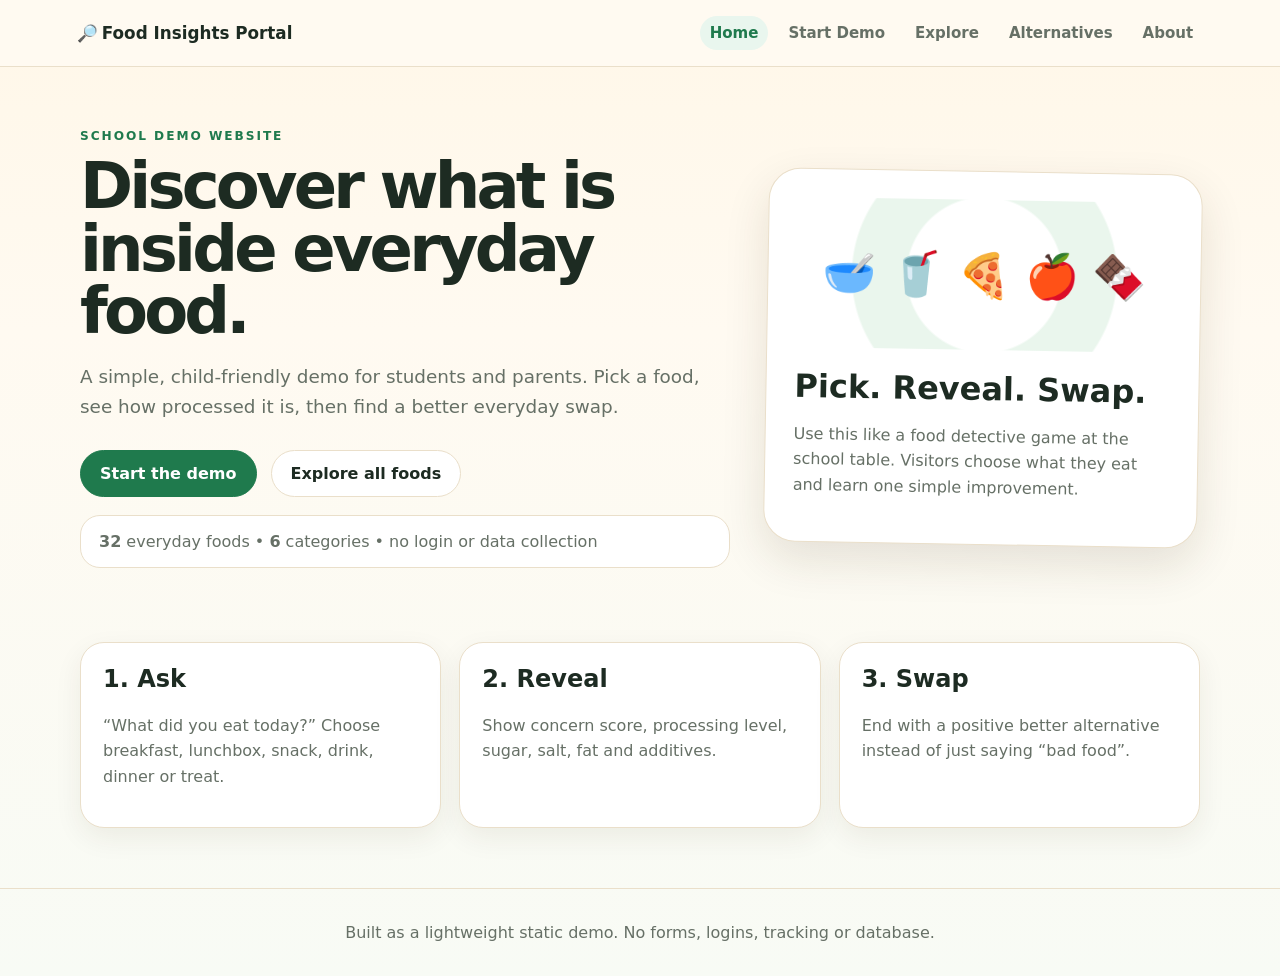
<file: index.html>
<!doctype html><html lang="en"><head><meta charset="utf-8"><meta name="viewport" content="width=device-width,initial-scale=1"><title>Food Insights Portal</title><link rel="stylesheet" href="styles.css"></head><body>
<header class="site-header"><a class="logo" href="index.html"><span>🔎</span>Food Insights Portal</a><nav><a class="active" href="index.html">Home</a><a href="demo.html">Start Demo</a><a href="explore.html">Explore</a><a href="alternatives.html">Alternatives</a><a href="about.html">About</a></nav></header>
<main><section class="hero"><div><p class="eyebrow">School demo website</p><h1>Discover what is inside everyday food.</h1><p class="lead">A simple, child-friendly demo for students and parents. Pick a food, see how processed it is, then find a better everyday swap.</p><div class="hero-actions"><a class="btn primary" href="demo.html">Start the demo</a><a class="btn" href="explore.html">Explore all foods</a></div><p class="demo-hint" id="homeStats">Everyday foods • no login or data collection</p></div><div class="hero-card"><div class="plate">🥣 🥤 🍕 🍎 🍫</div><h2>Pick. Reveal. Swap.</h2><p>Use this like a food detective game at the school table. Visitors choose what they eat and learn one simple improvement.</p></div></section>
<section class="quick-grid"><article><h2>1. Ask</h2><p>“What did you eat today?” Choose breakfast, lunchbox, snack, drink, dinner or treat.</p></article><article><h2>2. Reveal</h2><p>Show concern score, processing level, sugar, salt, fat and additives.</p></article><article><h2>3. Swap</h2><p>End with a positive better alternative instead of just saying “bad food”.</p></article></section></main>
<footer>Built as a lightweight static demo. No forms, logins, tracking or database.</footer><script src="foods-data.js"></script><script src="app.js"></script></body></html>
</file>
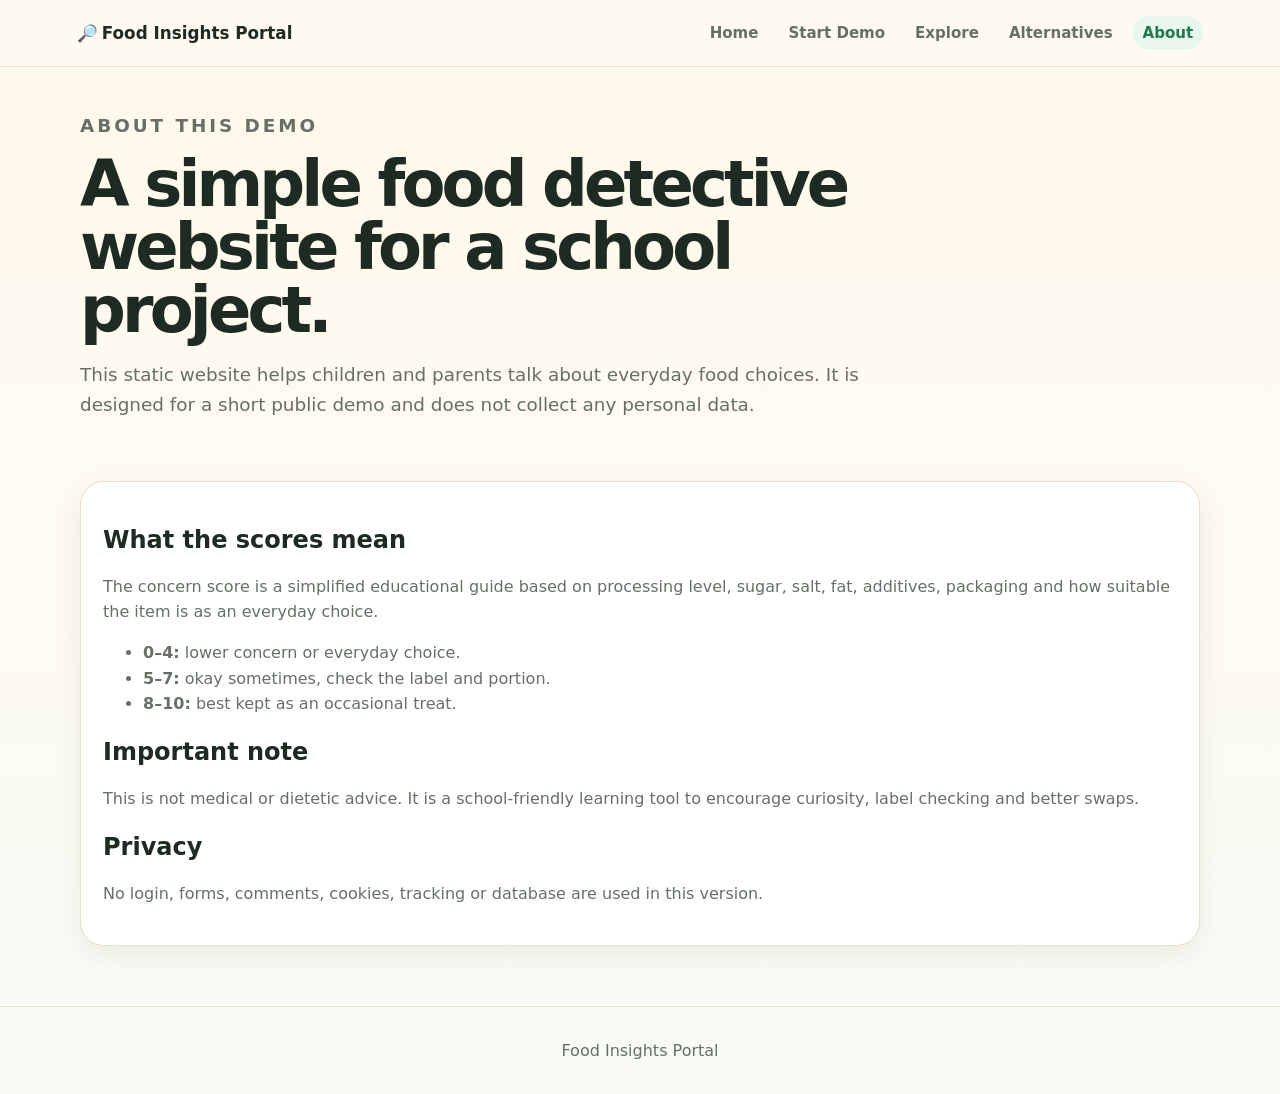
<file: about.html>
<!doctype html><html lang="en"><head><meta charset="utf-8"><meta name="viewport" content="width=device-width,initial-scale=1"><title>About | Food Insights Portal</title><link rel="stylesheet" href="styles.css"></head><body>
<header class="site-header"><a class="logo" href="index.html"><span>🔎</span>Food Insights Portal</a><nav><a href="index.html">Home</a><a href="demo.html">Start Demo</a><a href="explore.html">Explore</a><a href="alternatives.html">Alternatives</a><a class="active" href="about.html">About</a></nav></header>
<main><section class="page-intro narrow"><p class="eyebrow">About this demo</p><h1>A simple food detective website for a school project.</h1><p>This static website helps children and parents talk about everyday food choices. It is designed for a short public demo and does not collect any personal data.</p></section><section class="content-card"><h2>What the scores mean</h2><p>The concern score is a simplified educational guide based on processing level, sugar, salt, fat, additives, packaging and how suitable the item is as an everyday choice.</p><ul><li><strong>0–4:</strong> lower concern or everyday choice.</li><li><strong>5–7:</strong> okay sometimes, check the label and portion.</li><li><strong>8–10:</strong> best kept as an occasional treat.</li></ul><h2>Important note</h2><p>This is not medical or dietetic advice. It is a school-friendly learning tool to encourage curiosity, label checking and better swaps.</p><h2>Privacy</h2><p>No login, forms, comments, cookies, tracking or database are used in this version.</p></section></main>
<footer>Food Insights Portal</footer><script src="foods-data.js"></script><script src="app.js"></script></body></html>
</file>
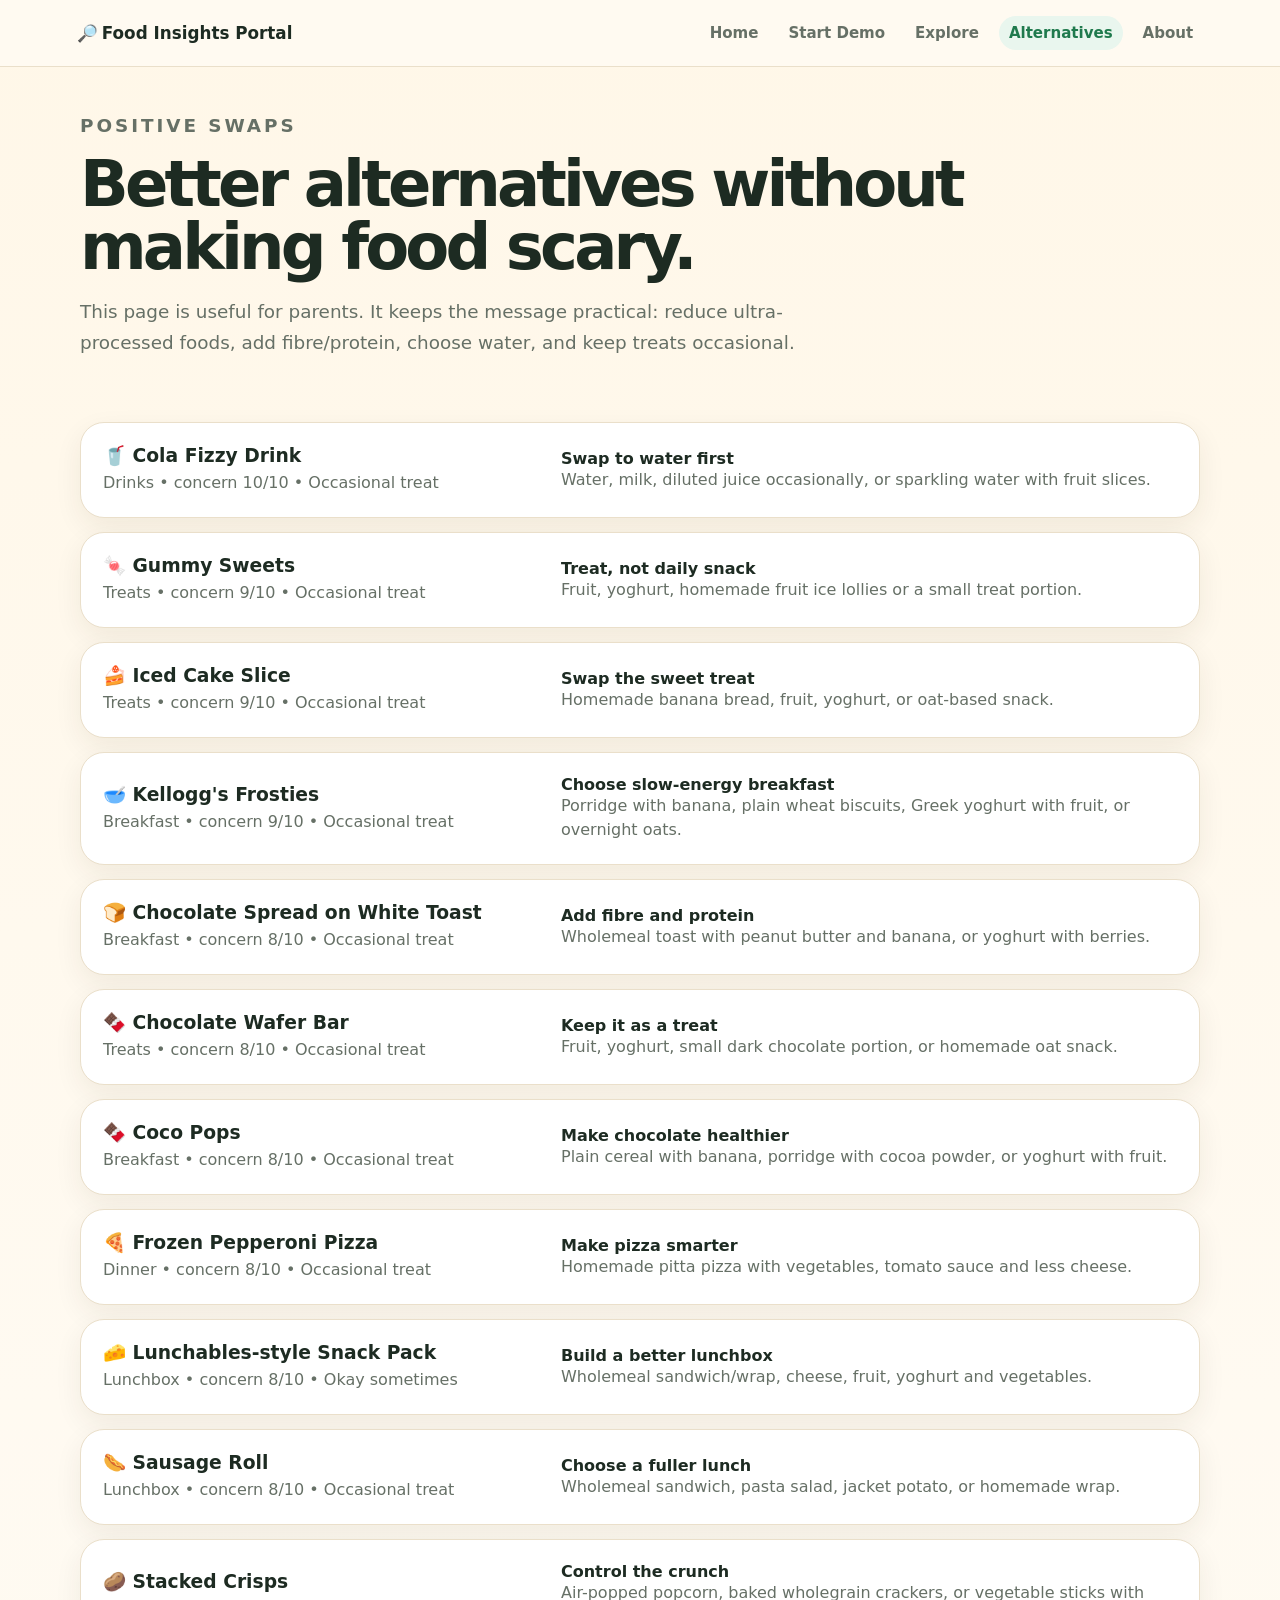
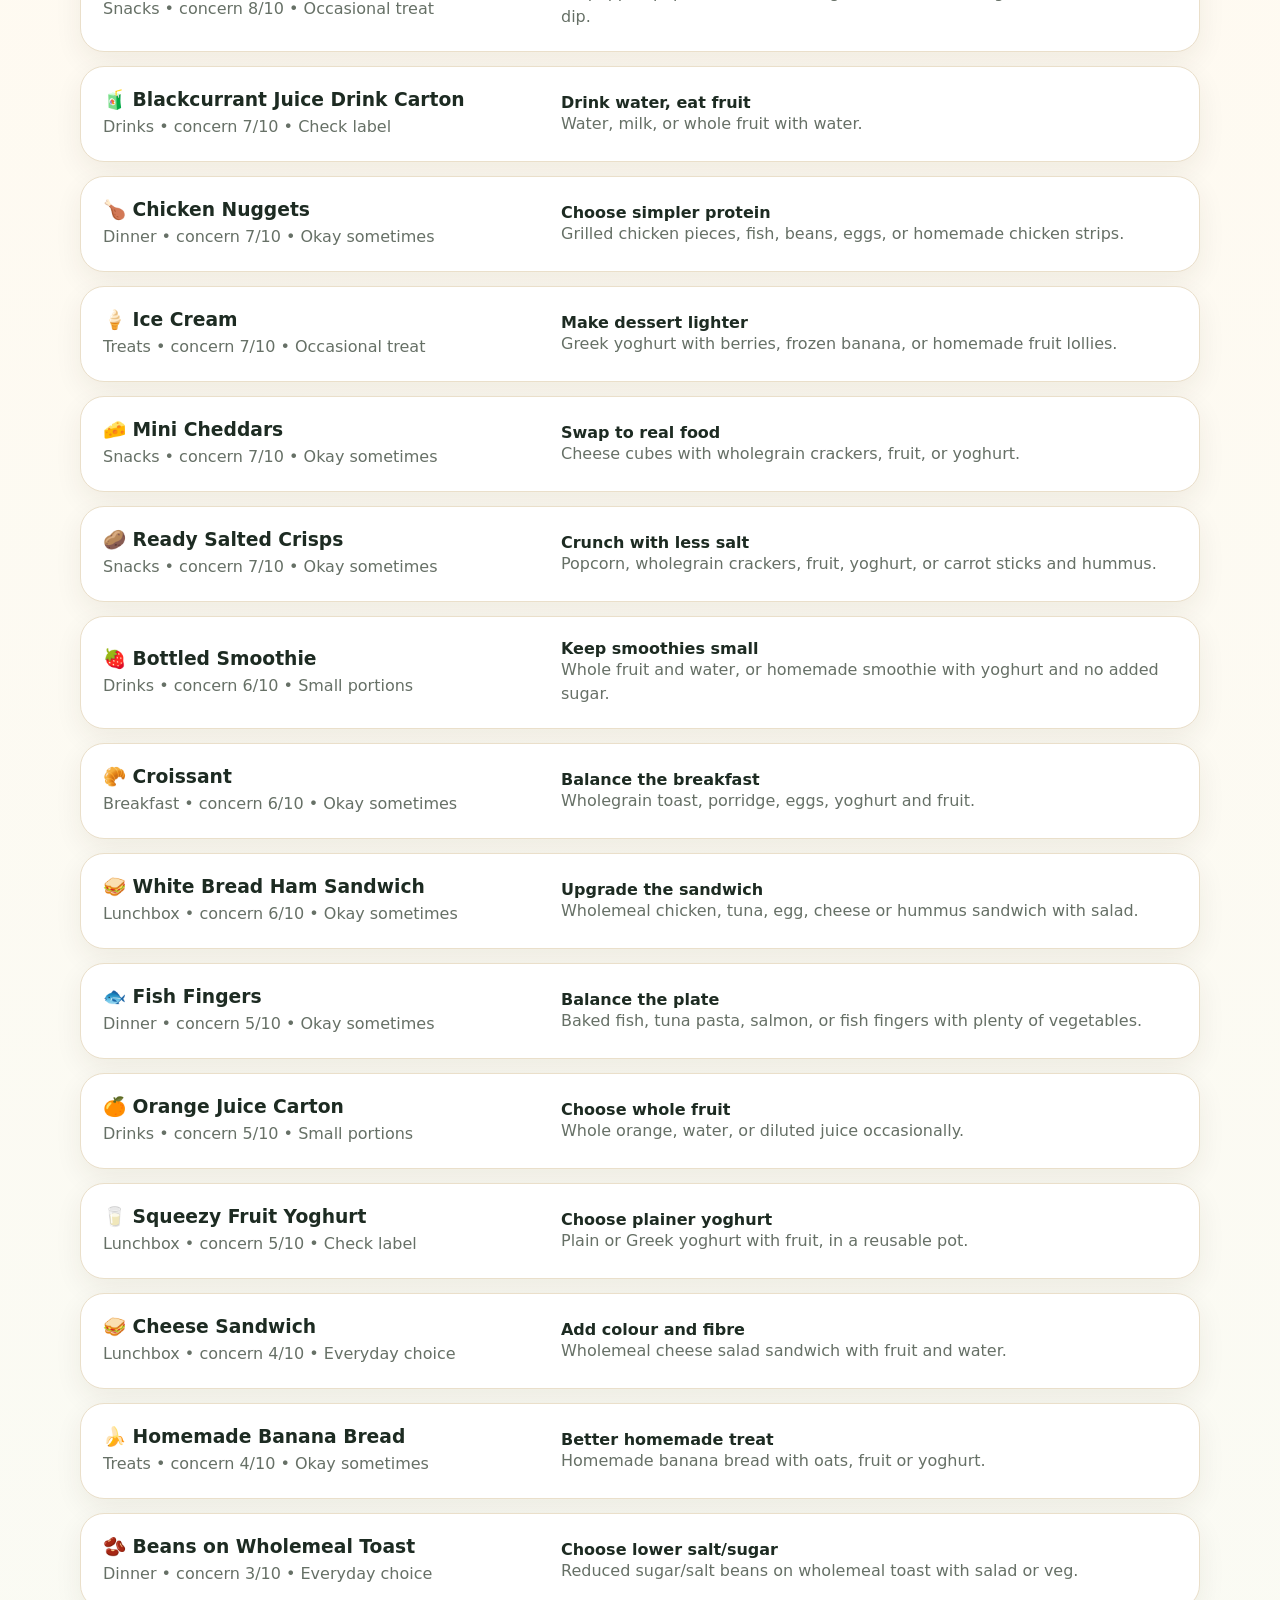
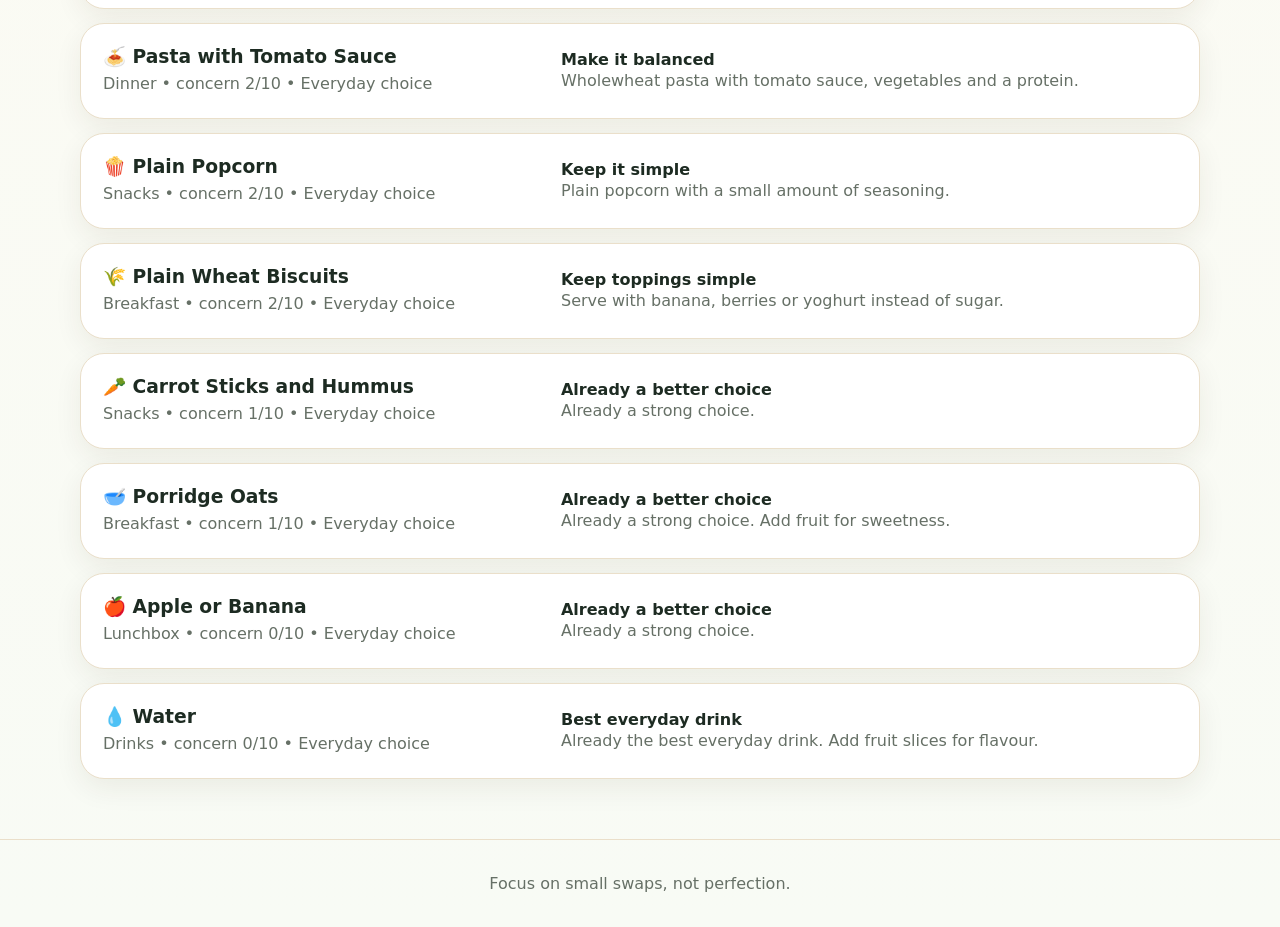
<file: alternatives.html>
<!doctype html><html lang="en"><head><meta charset="utf-8"><meta name="viewport" content="width=device-width,initial-scale=1"><title>Better Alternatives | Food Insights Portal</title><link rel="stylesheet" href="styles.css"></head><body>
<header class="site-header"><a class="logo" href="index.html"><span>🔎</span>Food Insights Portal</a><nav><a href="index.html">Home</a><a href="demo.html">Start Demo</a><a href="explore.html">Explore</a><a class="active" href="alternatives.html">Alternatives</a><a href="about.html">About</a></nav></header>
<main><section class="page-intro"><p class="eyebrow">Positive swaps</p><h1>Better alternatives without making food scary.</h1><p>This page is useful for parents. It keeps the message practical: reduce ultra-processed foods, add fibre/protein, choose water, and keep treats occasional.</p></section><section class="swap-list" id="alternativesList"></section></main>
<footer>Focus on small swaps, not perfection.</footer><script src="foods-data.js"></script><script src="app.js"></script></body></html>
</file>
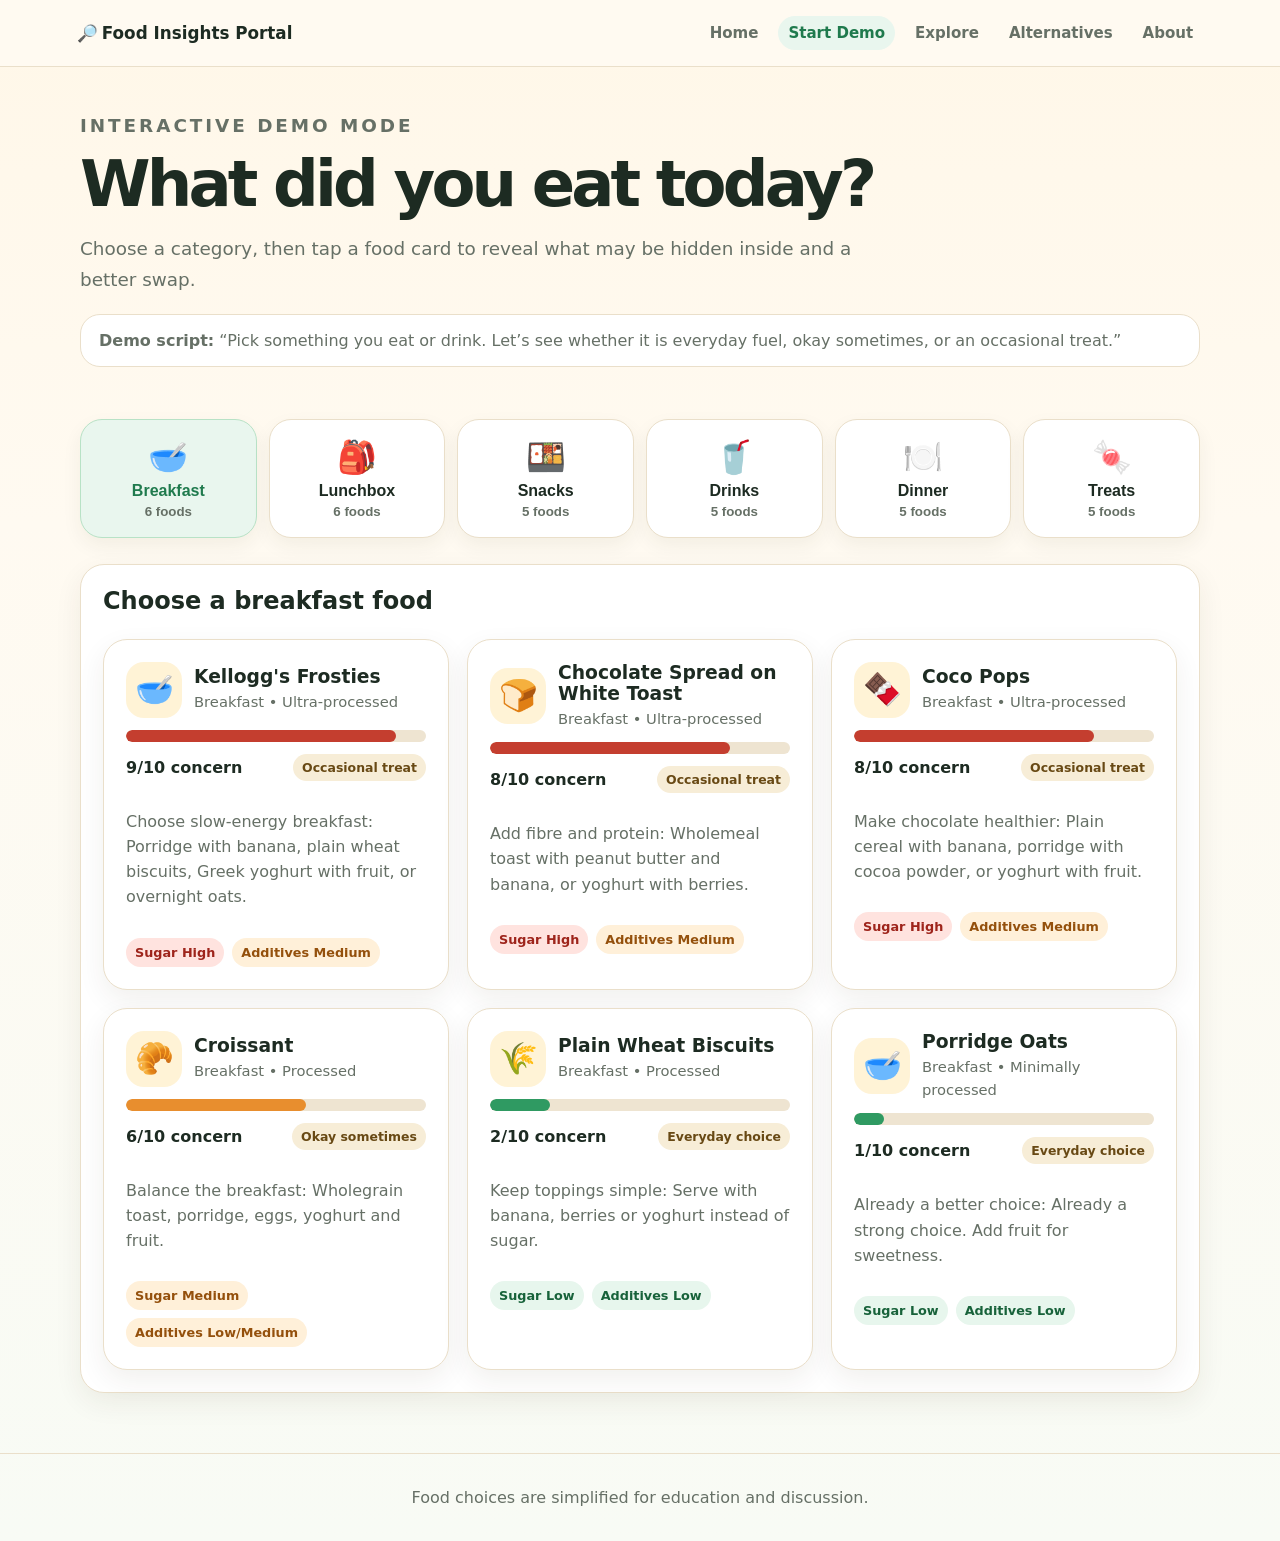
<file: demo.html>
<!doctype html><html lang="en"><head><meta charset="utf-8"><meta name="viewport" content="width=device-width,initial-scale=1"><title>Start Demo | Food Insights Portal</title><link rel="stylesheet" href="styles.css"></head><body>
<header class="site-header"><a class="logo" href="index.html"><span>🔎</span>Food Insights Portal</a><nav><a href="index.html">Home</a><a class="active" href="demo.html">Start Demo</a><a href="explore.html">Explore</a><a href="alternatives.html">Alternatives</a><a href="about.html">About</a></nav></header>
<main><section class="page-intro"><p class="eyebrow">Interactive demo mode</p><h1>What did you eat today?</h1><p>Choose a category, then tap a food card to reveal what may be hidden inside and a better swap.</p><div class="demo-hint"><strong>Demo script:</strong> “Pick something you eat or drink. Let’s see whether it is everyday fuel, okay sometimes, or an occasional treat.”</div></section><section><div id="demoCats" class="category-buttons"></div><div class="selected-panel"><h2 id="demoTitle">Choose a food</h2><div id="demoFoods" class="food-grid big"></div></div></section></main>
<footer>Food choices are simplified for education and discussion.</footer><script src="foods-data.js"></script><script src="app.js"></script></body></html>
</file>
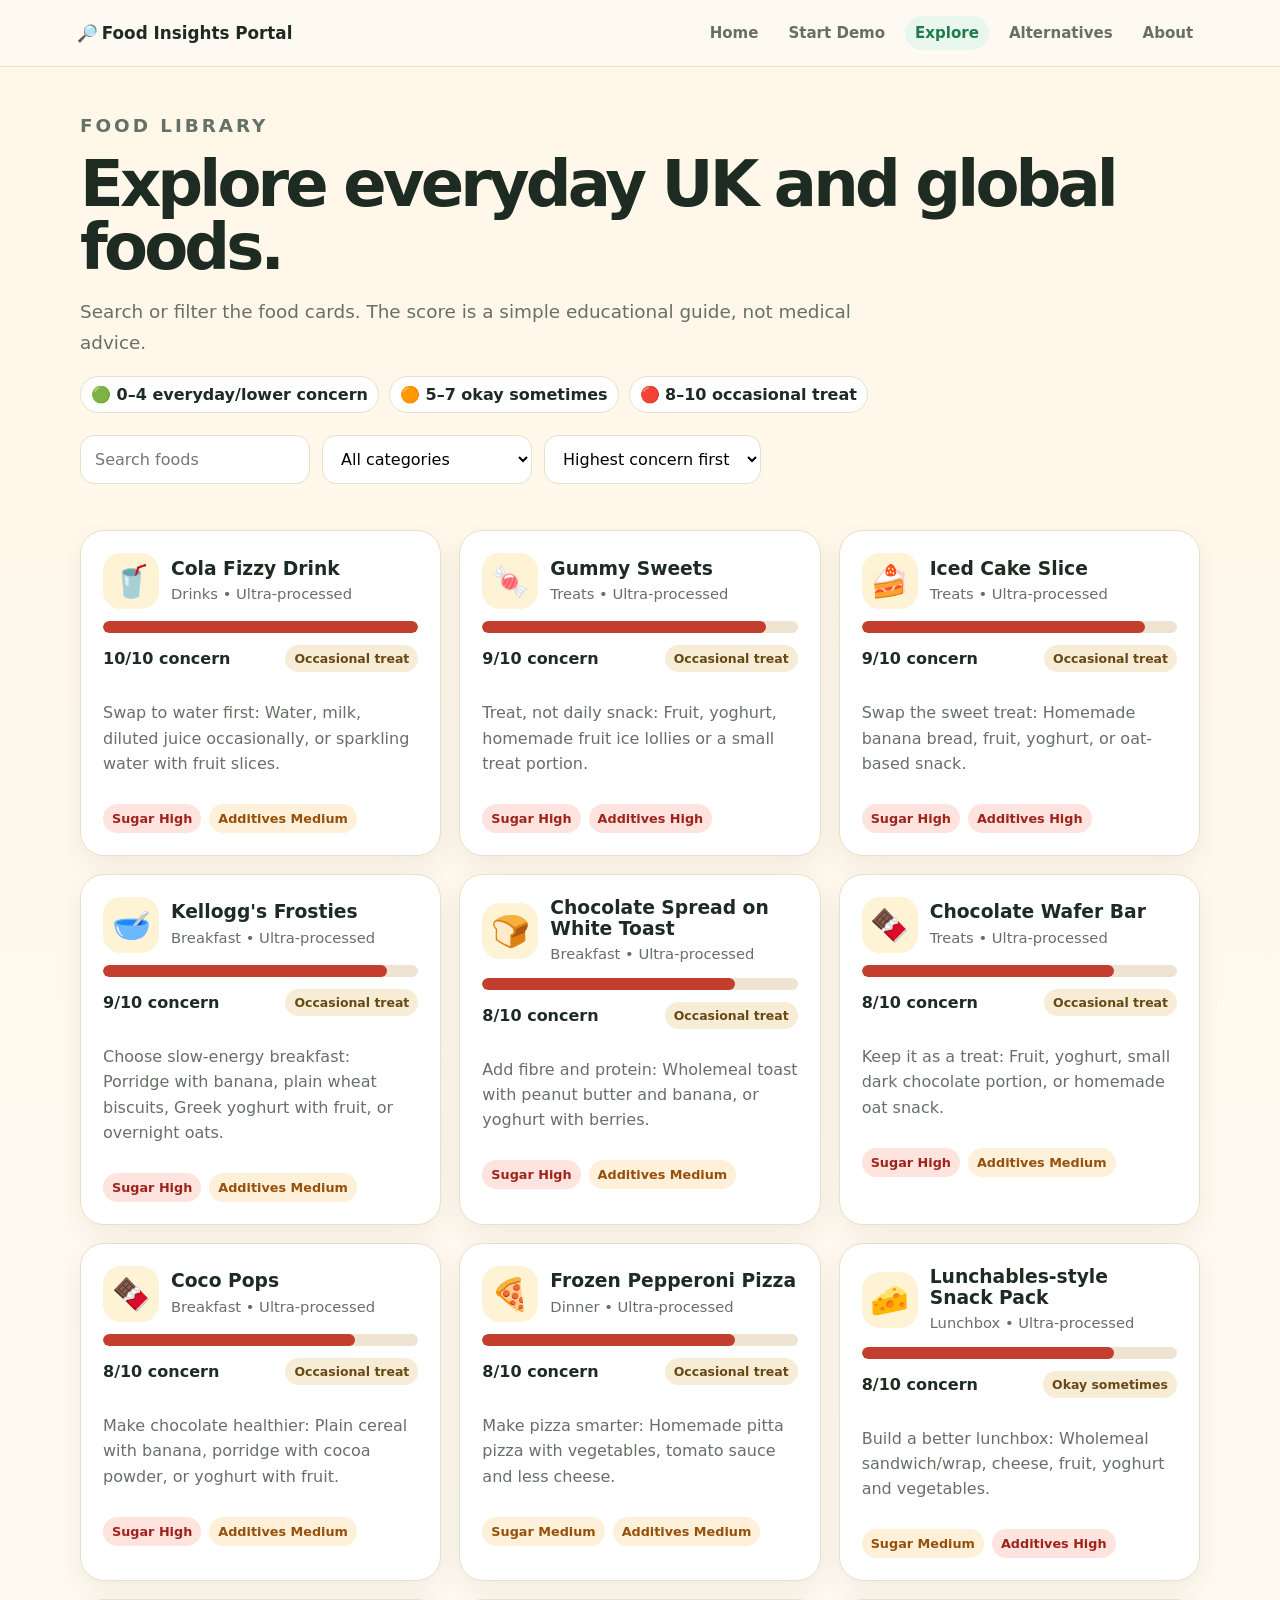
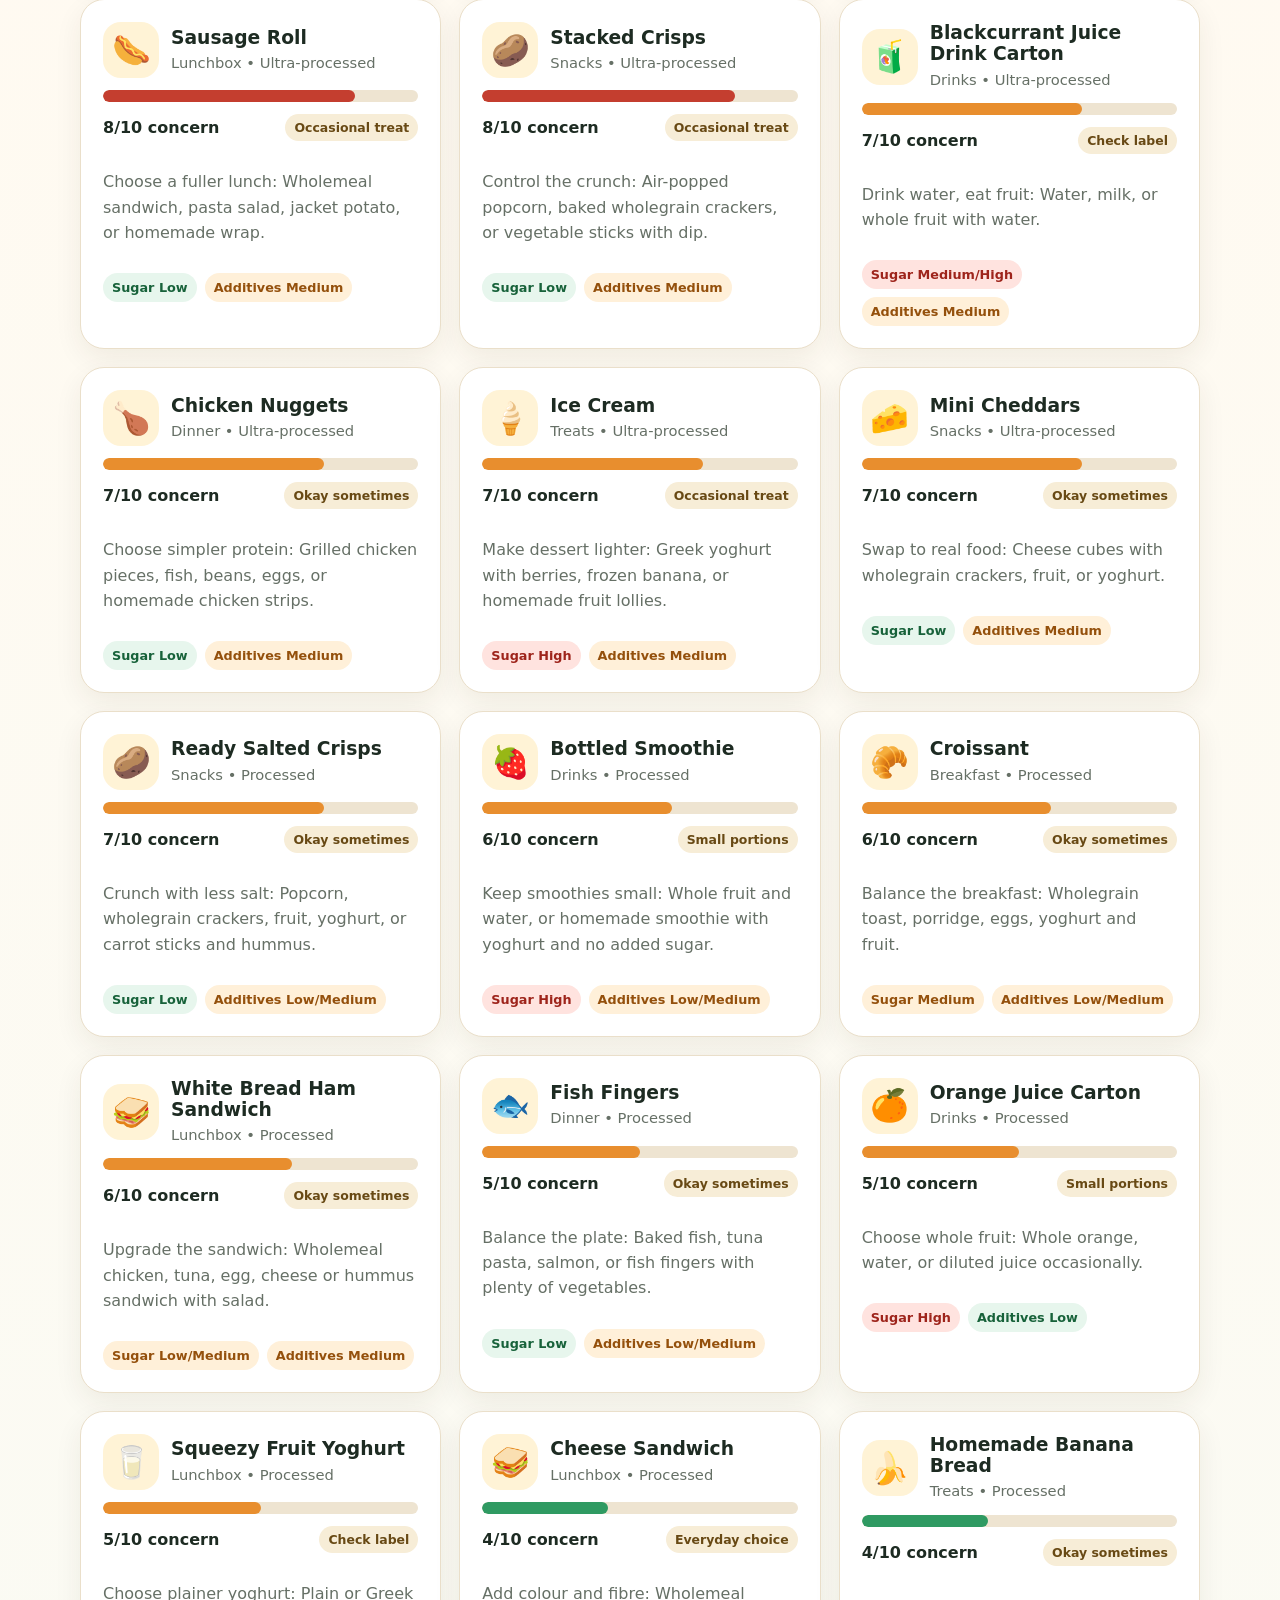
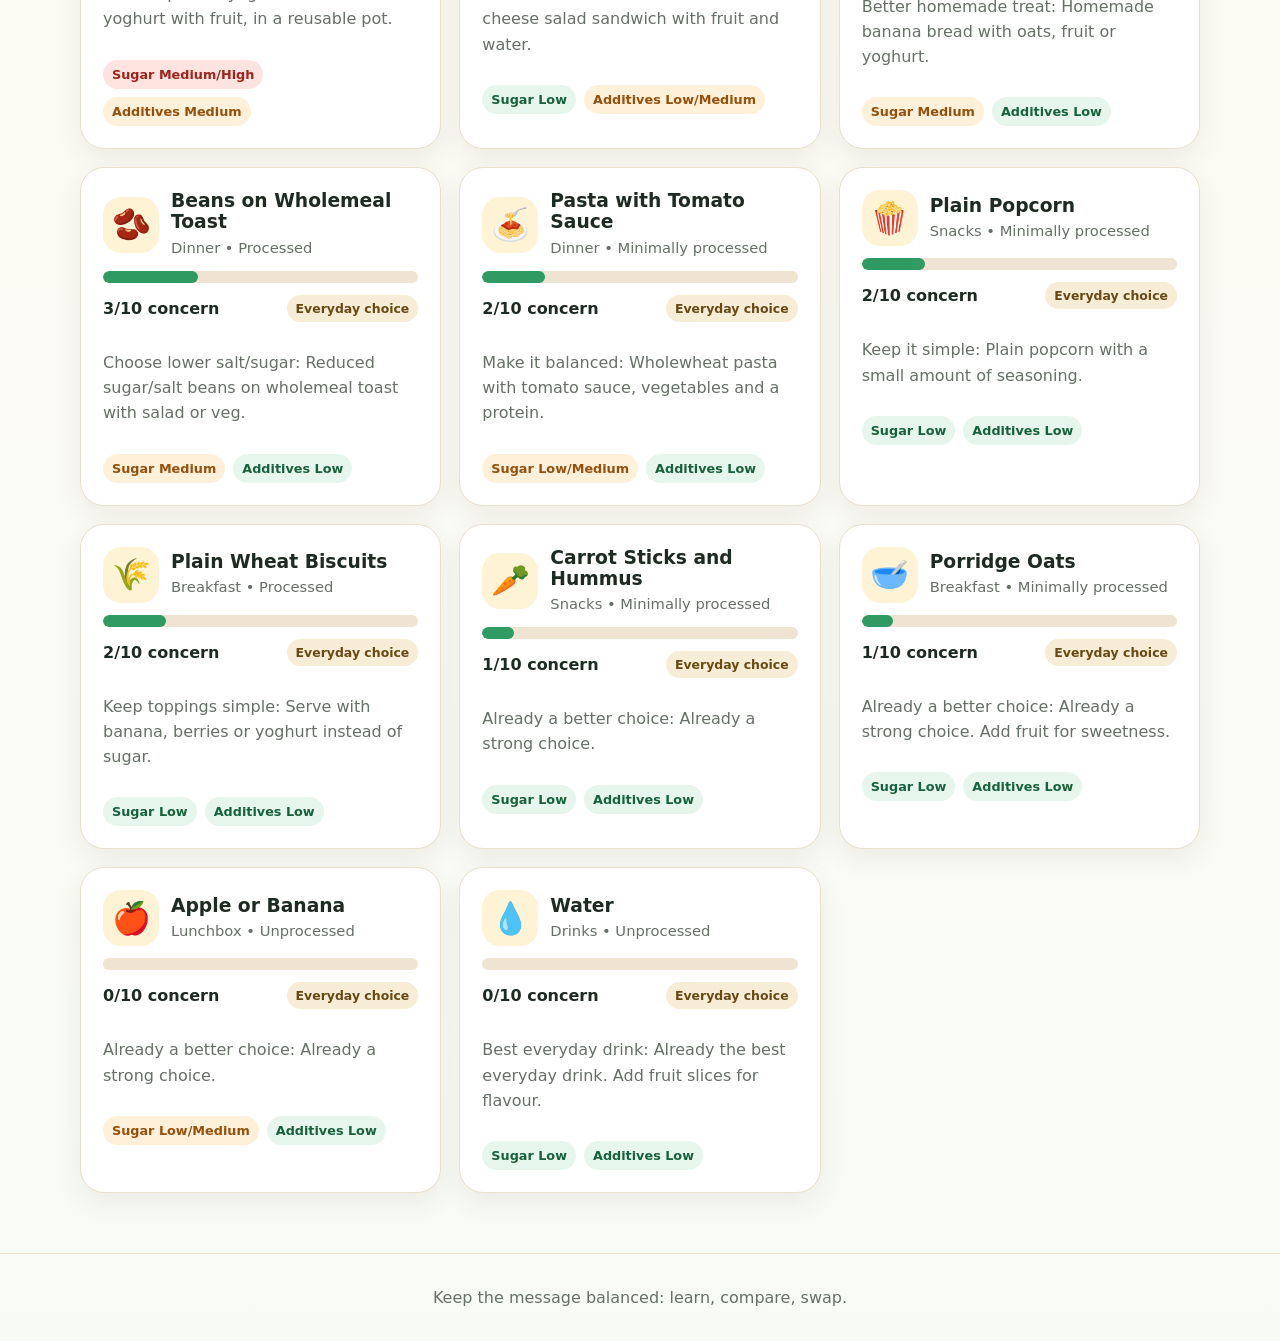
<file: explore.html>
<!doctype html><html lang="en"><head><meta charset="utf-8"><meta name="viewport" content="width=device-width,initial-scale=1"><title>Explore Foods | Food Insights Portal</title><link rel="stylesheet" href="styles.css"></head><body>
<header class="site-header"><a class="logo" href="index.html"><span>🔎</span>Food Insights Portal</a><nav><a href="index.html">Home</a><a href="demo.html">Start Demo</a><a class="active" href="explore.html">Explore</a><a href="alternatives.html">Alternatives</a><a href="about.html">About</a></nav></header>
<main><section class="page-intro"><p class="eyebrow">Food library</p><h1>Explore everyday UK and global foods.</h1><p>Search or filter the food cards. The score is a simple educational guide, not medical advice.</p><div class="legend"><span>🟢 0–4 everyday/lower concern</span><span>🟠 5–7 okay sometimes</span><span>🔴 8–10 occasional treat</span></div><div class="toolbar"><input id="searchBox" type="search" placeholder="Search foods"><select id="categoryFilter"></select><select id="sortSelect"><option value="high">Highest concern first</option><option value="low">Lowest concern first</option><option value="az">A–Z</option></select></div></section><section><div id="foodGrid" class="food-grid"></div></section></main>
<footer>Keep the message balanced: learn, compare, swap.</footer><script src="foods-data.js"></script><script src="app.js"></script></body></html>
</file>
<file: styles.css>
:root{--bg:#fffaf1;--card:#ffffff;--ink:#1d2b22;--muted:#667066;--brand:#1f7a4d;--brand2:#f2b84b;--danger:#c43e2f;--warn:#e88e2e;--ok:#2f9a62;--line:#eadfca;--shadow:0 18px 45px rgba(55,44,20,.12)}
*{box-sizing:border-box}body{margin:0;font-family:Inter,system-ui,-apple-system,Segoe UI,Roboto,Arial,sans-serif;background:linear-gradient(180deg,#fff7e8,#fffaf1 34%,#f8fbf5);color:var(--ink)}a{color:inherit}.site-header{position:sticky;top:0;z-index:10;display:flex;justify-content:space-between;align-items:center;padding:16px 6vw;background:rgba(255,250,241,.93);backdrop-filter:blur(10px);border-bottom:1px solid var(--line)}.logo{font-weight:900;text-decoration:none;font-size:1.05rem}.logo span{margin-right:.25rem}nav{display:flex;gap:10px;flex-wrap:wrap}nav a{text-decoration:none;color:var(--muted);font-weight:750;font-size:.94rem;padding:8px 10px;border-radius:999px}nav a.active,nav a:hover{background:#e9f6ee;color:var(--brand)}main{width:min(1120px,90vw);margin:0 auto}.hero{display:grid;grid-template-columns:1.2fr .8fr;gap:36px;align-items:center;padding:62px 0 38px}.eyebrow{text-transform:uppercase;letter-spacing:.16em;font-size:.76rem;font-weight:900;color:var(--brand);margin:0 0 12px}.hero h1,.page-intro h1{font-size:clamp(2.2rem,5vw,4.6rem);line-height:.98;margin:0 0 18px;letter-spacing:-.06em}.lead,.page-intro p{font-size:1.15rem;line-height:1.65;color:var(--muted);max-width:780px}.hero-actions{display:flex;gap:14px;flex-wrap:wrap;margin-top:28px}.btn{display:inline-flex;align-items:center;justify-content:center;border:1px solid var(--line);border-radius:999px;padding:13px 19px;font-weight:850;text-decoration:none;background:#fff}.btn.primary{background:var(--brand);color:#fff;border-color:var(--brand)}.hero-card{background:var(--card);border:1px solid var(--line);box-shadow:var(--shadow);border-radius:32px;padding:28px;transform:rotate(1deg)}.plate{display:flex;justify-content:center;align-items:center;gap:10px;min-height:150px;border-radius:28px;background:radial-gradient(circle,#fff 0 38%,#eaf6ed 39% 65%,#fff 66%);font-size:2.7rem}.hero-card h2{font-size:2rem;margin:20px 0 8px}.hero-card p,.quick-grid p,.content-card p,.content-card li,.food-card p{color:var(--muted);line-height:1.58}.quick-grid{display:grid;grid-template-columns:repeat(3,1fr);gap:18px;margin:18px 0 60px}.quick-grid article,.content-card,.food-card,.swap-row,.selected-panel,.empty-state{background:var(--card);border:1px solid var(--line);border-radius:24px;padding:22px;box-shadow:0 10px 28px rgba(55,44,20,.07)}.quick-grid h2{margin-top:0}.page-intro{padding:44px 0 22px}.page-intro.narrow{max-width:840px}.toolbar{display:flex;gap:12px;flex-wrap:wrap;margin-top:22px}input,select{font:inherit;border:1px solid var(--line);border-radius:14px;padding:13px 14px;background:#fff;min-width:210px}.demo-hint{background:#fff;border:1px solid var(--line);border-radius:20px;padding:16px 18px;margin:18px 0;color:var(--muted)}.category-buttons{display:grid;grid-template-columns:repeat(6,1fr);gap:12px;margin:12px 0 26px}.cat-btn{border:1px solid var(--line);background:#fff;border-radius:22px;padding:18px 14px;cursor:pointer;font-weight:900;color:var(--ink);box-shadow:0 8px 20px rgba(55,44,20,.06);font-size:1rem}.cat-btn span{display:block;font-size:2rem;margin-bottom:6px}.cat-btn small{display:block;color:var(--muted);font-weight:750;margin-top:4px}.cat-btn.active,.cat-btn:hover{border-color:#b8e2c6;background:#e9f6ee;color:var(--brand)}.selected-panel{margin-bottom:60px}.selected-panel h2{margin-top:0}.food-grid{display:grid;grid-template-columns:repeat(3,1fr);gap:18px;margin:24px 0 60px}.food-grid.big{margin-bottom:0}.food-card{display:flex;flex-direction:column;gap:12px;text-decoration:none;transition:transform .15s ease,box-shadow .15s ease}.food-card:hover{transform:translateY(-4px);box-shadow:var(--shadow)}.food-top{display:flex;align-items:center;gap:12px}.food-emoji{width:56px;height:56px;border-radius:18px;display:grid;place-items:center;background:#fff3d6;font-size:1.95rem;flex:0 0 auto}.food-card h3{margin:0;font-size:1.17rem}.meta{color:var(--muted);font-size:.92rem;margin:.2rem 0 0}.score-line{height:12px;background:#eee4d1;border-radius:999px;overflow:hidden}.score-bar{height:100%;border-radius:999px}.score-low{background:var(--ok)}.score-med{background:var(--warn)}.score-high{background:var(--danger)}.card-bottom{display:flex;align-items:center;justify-content:space-between;gap:10px}.mini-badge{font-size:.78rem;font-weight:850;padding:6px 9px;border-radius:999px;background:#f7edd7;color:#684914}.chips{display:flex;gap:8px;flex-wrap:wrap}.chip{font-size:.8rem;font-weight:850;padding:7px 9px;border-radius:999px;background:#f5efe2;color:#5c554a;display:inline-block}.chip.good{background:#e7f6ed;color:#17623a}.chip.warn{background:#fff0d9;color:#94500c}.chip.bad{background:#ffe3df;color:#9e241b}.detail-hero{display:grid;grid-template-columns:.75fr 1.25fr;gap:26px;align-items:stretch;padding:44px 0 22px}.detail-visual{background:#fff;border:1px solid var(--line);box-shadow:var(--shadow);border-radius:34px;padding:28px;display:grid;place-items:center;text-align:center}.detail-visual .big-emoji{font-size:7rem}.score-circle{width:150px;height:150px;border-radius:50%;display:grid;place-items:center;background:conic-gradient(var(--danger) calc(var(--score)*10%),#eee4d1 0);margin:22px auto 0}.score-circle.score-low{background:conic-gradient(var(--ok) calc(var(--score)*10%),#eee4d1 0)}.score-circle.score-med{background:conic-gradient(var(--warn) calc(var(--score)*10%),#eee4d1 0)}.score-circle.score-high{background:conic-gradient(var(--danger) calc(var(--score)*10%),#eee4d1 0)}.score-inner{width:116px;height:116px;border-radius:50%;display:grid;place-items:center;background:#fff;font-size:2.2rem;font-weight:950}.detail-content{background:#fff;border:1px solid var(--line);box-shadow:var(--shadow);border-radius:34px;padding:30px}.detail-content h1{font-size:clamp(2.1rem,4vw,4rem);line-height:1;margin:0 0 12px;letter-spacing:-.05em}.rating-grid{display:grid;grid-template-columns:repeat(4,1fr);gap:12px;margin:22px 0}.rating{border:1px solid var(--line);border-radius:18px;padding:14px;background:#fffaf1}.rating b{display:block;margin-bottom:6px}.info-grid{display:grid;grid-template-columns:repeat(2,1fr);gap:16px;margin:18px 0 60px}.info-card{background:#fff;border:1px solid var(--line);border-radius:24px;padding:22px}.info-card h2{margin:0 0 10px}.info-card p{color:var(--muted);line-height:1.65;margin:0}.swap-card{background:linear-gradient(135deg,#e9f6ee,#fff7e8);border:1px solid #cbe8d3;border-radius:26px;padding:24px;margin-top:18px}.swap-list{display:grid;gap:14px;margin:24px 0 60px}.swap-row{display:grid;grid-template-columns:1fr 1.4fr;gap:18px;align-items:center;text-decoration:none}.swap-row h3{margin:0 0 4px}.swap-row p{margin:0;color:var(--muted);line-height:1.5}.legend{display:flex;gap:10px;flex-wrap:wrap;margin:16px 0}.legend span{padding:8px 10px;border-radius:999px;background:#fff;border:1px solid var(--line);font-weight:800}.empty-state{text-align:center;color:var(--muted);grid-column:1/-1}footer{text-align:center;color:var(--muted);padding:34px 20px;border-top:1px solid var(--line);margin-top:30px}.content-card{margin:20px 0 60px}.content-card h2{margin-top:22px}@media(max-width:900px){.hero,.detail-hero,.info-grid,.swap-row{grid-template-columns:1fr}.quick-grid,.food-grid{grid-template-columns:1fr 1fr}.category-buttons{grid-template-columns:repeat(2,1fr)}.rating-grid{grid-template-columns:repeat(2,1fr)}.site-header{align-items:flex-start;gap:12px;flex-direction:column}main{width:min(94vw,1120px)}}@media(max-width:580px){.quick-grid,.food-grid{grid-template-columns:1fr}.hero{padding-top:34px}.toolbar input,.toolbar select{width:100%}.category-buttons{grid-template-columns:1fr}.hero h1,.page-intro h1{font-size:2.35rem}.card-bottom{align-items:flex-start;flex-direction:column}.detail-visual .big-emoji{font-size:5rem}}
</file>
